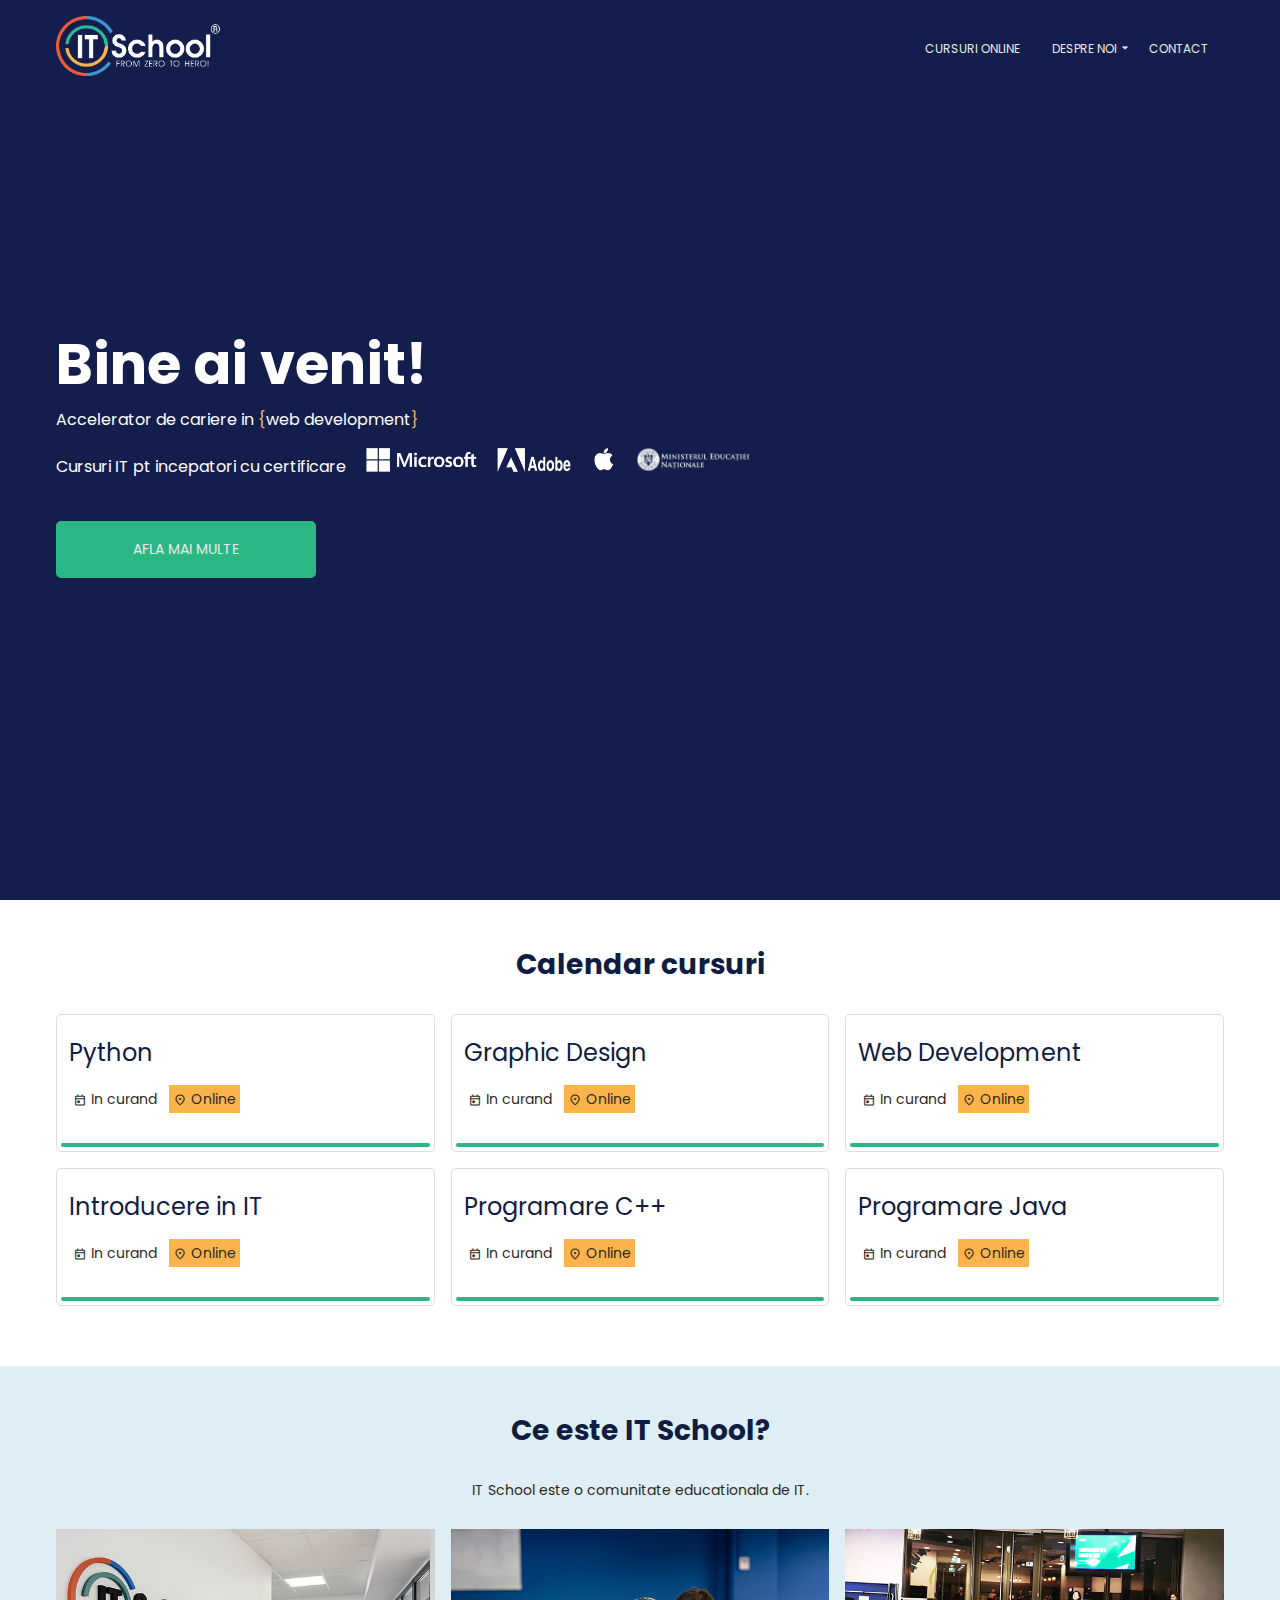
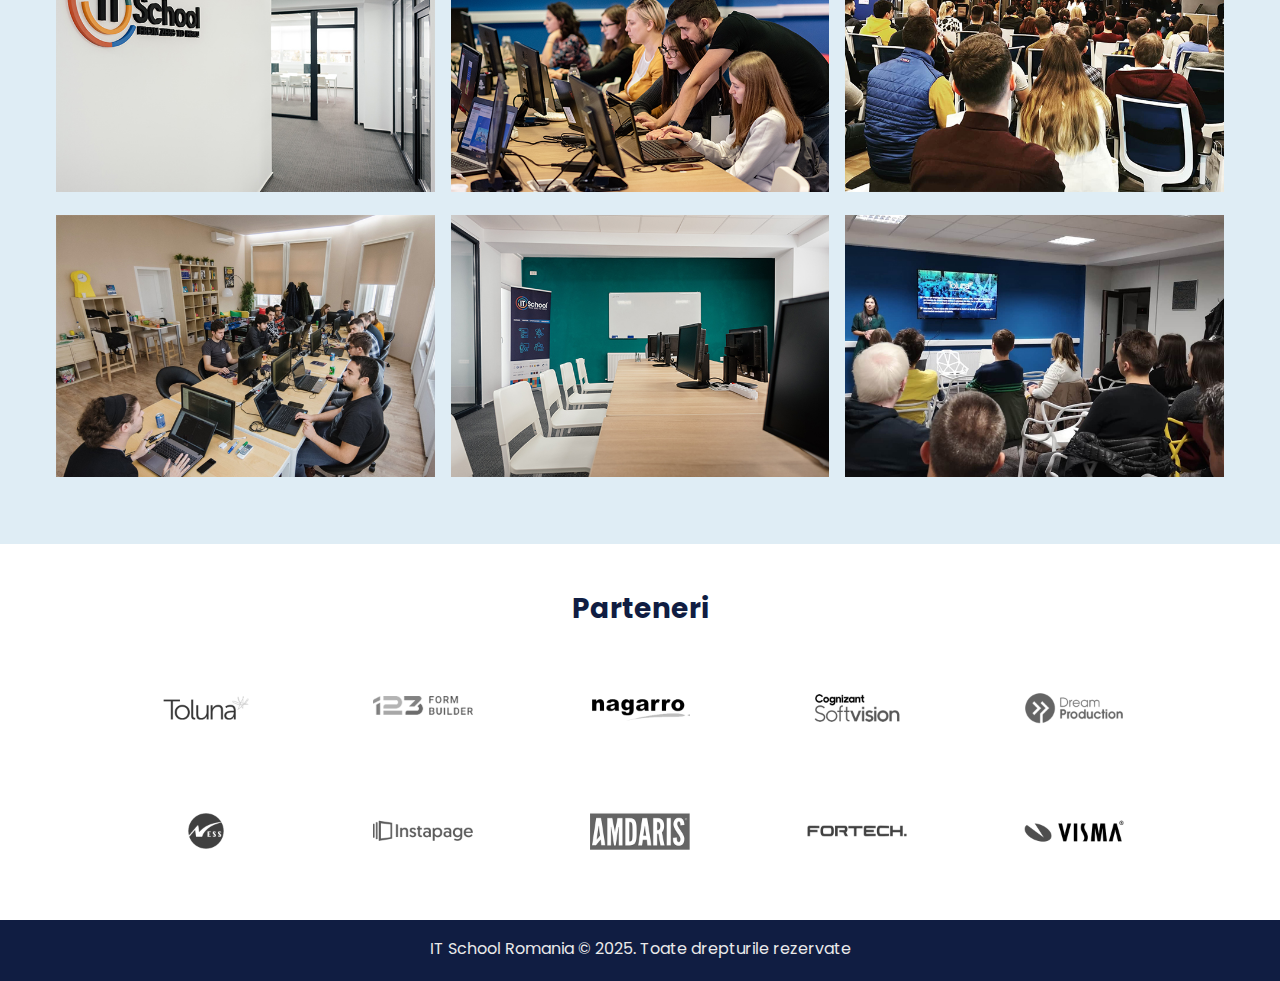
<file: index.html>
<!DOCTYPE html>
<html lang="en">
  <head>
    <meta charset="UTF-8" />
    <meta name="viewport" content="width=device-width, initial-scale=1.0" />
    <title>Clona IT School</title>
    <!-- includem font-urile prima oara -->
  <link rel="preconnect" href="https://fonts.googleapis.com" />
  <link rel="preconnect" href="https://fonts.gstatic.com" crossorigin />
  <link href="https://fonts.googleapis.com/css2?family=Poppins:ital,wght@0,400;0,700;1,400&display=swap" rel="stylesheet"/>
  <!-- pt iconite -->
   <link rel="stylesheet" href="https://fonts.googleapis.com/css2?family=Material+Symbols+Outlined:opsz,wght,FILL,GRAD@24,400,0,0"/>
  <!-- includem css-urile noastre -->
  <link rel="stylesheet" href="css/main.css" />
  <link rel="stylesheet" href="css/home.css" />
  </head>
  <body>
    <nav>
      <div class="container">
        <a href="index.html" class="logo-link">
          <img src="img/itschool-logo.png" alt="itschool logo" />
        </a>
        <div class="menu-icon-container">
          <!-- iconita de meniu + checkboxul sunt pt mobil -->
          <span class="material-symbols-outlined menu-icon"> menu </span>
          <input type="checkbox" />
          <ul>
            <li><a href="pages/courses.html">Cursuri online</a></li>
            <li class="about-us">
              <!-- iconita luata de pe material icons -->
              <a href="pages/about.html">Despre noi
              <span class="material-symbols-outlined arrow-down-icon">arrow_drop_down</span>
              </a>
              <!-- submeniul afisat la hover pe "despre noi" -->
              <div class="submenu">
                <a href="index.html">IT School</a>
                <a href="pages/about.html">Despre noi</a>
              </div>
            </li>
            <li><a href="pages/contact.html"> Contact </a></li>
          </ul>
        </div>
      </div>
    </nav>

    <section class="welcome">
      <div class="container">
        <h1>Bine ai venit!</h1>
        <p>
          Accelerator de cariere in <span>{</span>web development<span>}</span>
        </p>
        <p>
          Cursuri IT pt incepatori cu certificare
          <img src="img/microsoft.png" alt="Microsoft" />
          <img src="img/adobe.png" alt="Adobe" />
          <img src="img/apple.png" alt="Apple" />
          <img src="img/minister.png" alt="Ministerul Educatiei" />
        </p>
        <a href="pages/courses.html">Afla mai multe</a>
      </div>
    </section>

    <section class="courses">
      <!-- putem da mai multe clase unui tag de html, acestea se separa prin spatiu -->
      <div class="container grid">
        <h2>Calendar cursuri</h2>
        <div class="courses-container">
          <!-- fiecare curs are aceeasi structura -->
          <div class="course-wrapper">
            <div class="course">
              <div class="content">
                <h3>Python</h3>
                <div class="badges">
                  <span class="date">
                    <span class="material-symbols-outlined">today</span>
                    <span>In curand</span>
                  </span>
                  <span class="place">
                    <span class="material-symbols-outlined">location_on</span>
                    <span>Online</span>
                  </span>
                </div>
              </div>
              <div class="bar"></div>
            </div>
          </div>

          <div class="course-wrapper">
            <div class="course">
              <div class="content">
                <h3>Graphic Design</h3>
                <div class="badges">
                  <span class="date">
                    <span class="material-symbols-outlined">today</span>
                    <span>In curand</span>
                  </span>
                  <span class="place">
                    <span class="material-symbols-outlined">location_on</span>
                    <span>Online</span>
                  </span>
                </div>
              </div>
              <div class="bar"></div>
            </div>
          </div>

          <div class="course-wrapper">
            <div class="course">
              <div class="content">
                <h3>Web Development</h3>
                <div class="badges">
                  <span class="date">
                    <span class="material-symbols-outlined">today</span>
                    <span>In curand</span>
                  </span>
                  <span class="place">
                    <span class="material-symbols-outlined">location_on</span>
                    <span>Online</span>
                  </span>
                </div>
              </div>
              <div class="bar"></div>
            </div>
          </div>

          <div class="course-wrapper">
            <div class="course">
              <div class="content">
                <h3>Introducere in IT</h3>
                <div class="badges">
                  <span class="date">
                    <span class="material-symbols-outlined">today</span>
                    <span>In curand</span>
                  </span>
                  <span class="place">
                    <span class="material-symbols-outlined">location_on</span>
                    <span>Online</span>
                  </span>
                </div>
              </div>
              <div class="bar"></div>
            </div>
          </div>

          <div class="course-wrapper">
            <div class="course">
              <div class="content">
                <h3>Programare C++</h3>
                <div class="badges">
                  <span class="date">
                    <span class="material-symbols-outlined">today</span>
                    <span>In curand</span>
                  </span>
                  <span class="place">
                    <span class="material-symbols-outlined">location_on</span>
                    <span>Online</span>
                  </span>
                </div>
              </div>
              <div class="bar"></div>
            </div>
          </div>

          <div class="course-wrapper">
            <div class="course">
              <div class="content">
                <h3>Programare Java</h3>
                <div class="badges">
                  <span class="date">
                    <span class="material-symbols-outlined">today</span>
                    <span>In curand</span>
                  </span>
                  <span class="place">
                    <span class="material-symbols-outlined">location_on</span>
                    <span>Online</span>
                  </span>
                </div>
              </div>
              <div class="bar"></div>
            </div>
          </div>
        </div>
      </div>
    </section>

    <section class="who-we-are">
      <div class="container grid">
        <h2>Ce este IT School?</h2>
        <p>IT School este o comunitate educationala de IT.</p>

        <div class="images-container">
          <div class="image-wrapper">
            <img src="img/about-us-1.jpeg" alt="" />
          </div>
          <div class="image-wrapper">
            <img src="img/about-us-2.jpeg" alt="" />
          </div>
          <div class="image-wrapper">
            <img src="img/about-us-3.jpeg" alt="" />
          </div>
          <div class="image-wrapper">
            <img src="img/about-us-4.jpeg" alt="" />
          </div>
          <div class="image-wrapper">
            <img src="img/about-us-5.jpeg" alt="" />
          </div>
          <div class="image-wrapper">
            <img src="img/about-us-6.jpeg" alt="" />
          </div>
        </div>
      </div>
    </section>

    <section class="partners">
      <div class="container">
        <h2>Parteneri</h2>
        <div class="partners-container">
          <div class="image-wrapper">
            <img src="img/toluna.png" alt="" />
          </div>
          <div class="image-wrapper">
            <img src="img/123formbuilder.png" alt="" />
          </div>
          <div class="image-wrapper">
            <img src="img/nagarro.png" alt="" />
          </div>
          <div class="image-wrapper">
            <img src="img/cognizant.png" alt="" />
          </div>
          <div class="image-wrapper">
            <img src="img/dreamproduction.png" alt="" />
          </div>
          <div class="image-wrapper">
            <img src="img/ness.png" alt="" />
          </div>
          <div class="image-wrapper">
            <img src="img/instapage.png" alt="" />
          </div>
          <div class="image-wrapper">
            <img src="img/amdaris.png" alt="" />
          </div>
          <div class="image-wrapper">
            <img src="img/fortech.png" alt="" />
          </div>
          <div class="image-wrapper">
            <img src="img/visma.png" alt="" />
          </div>
        </div>
      </div>
    </section>

    <footer>
      <div class="container">
        <p>IT School Romania © 2025. Toate drepturile rezervate</p>
      </div>
    </footer>
  </body>
</html>
</file>
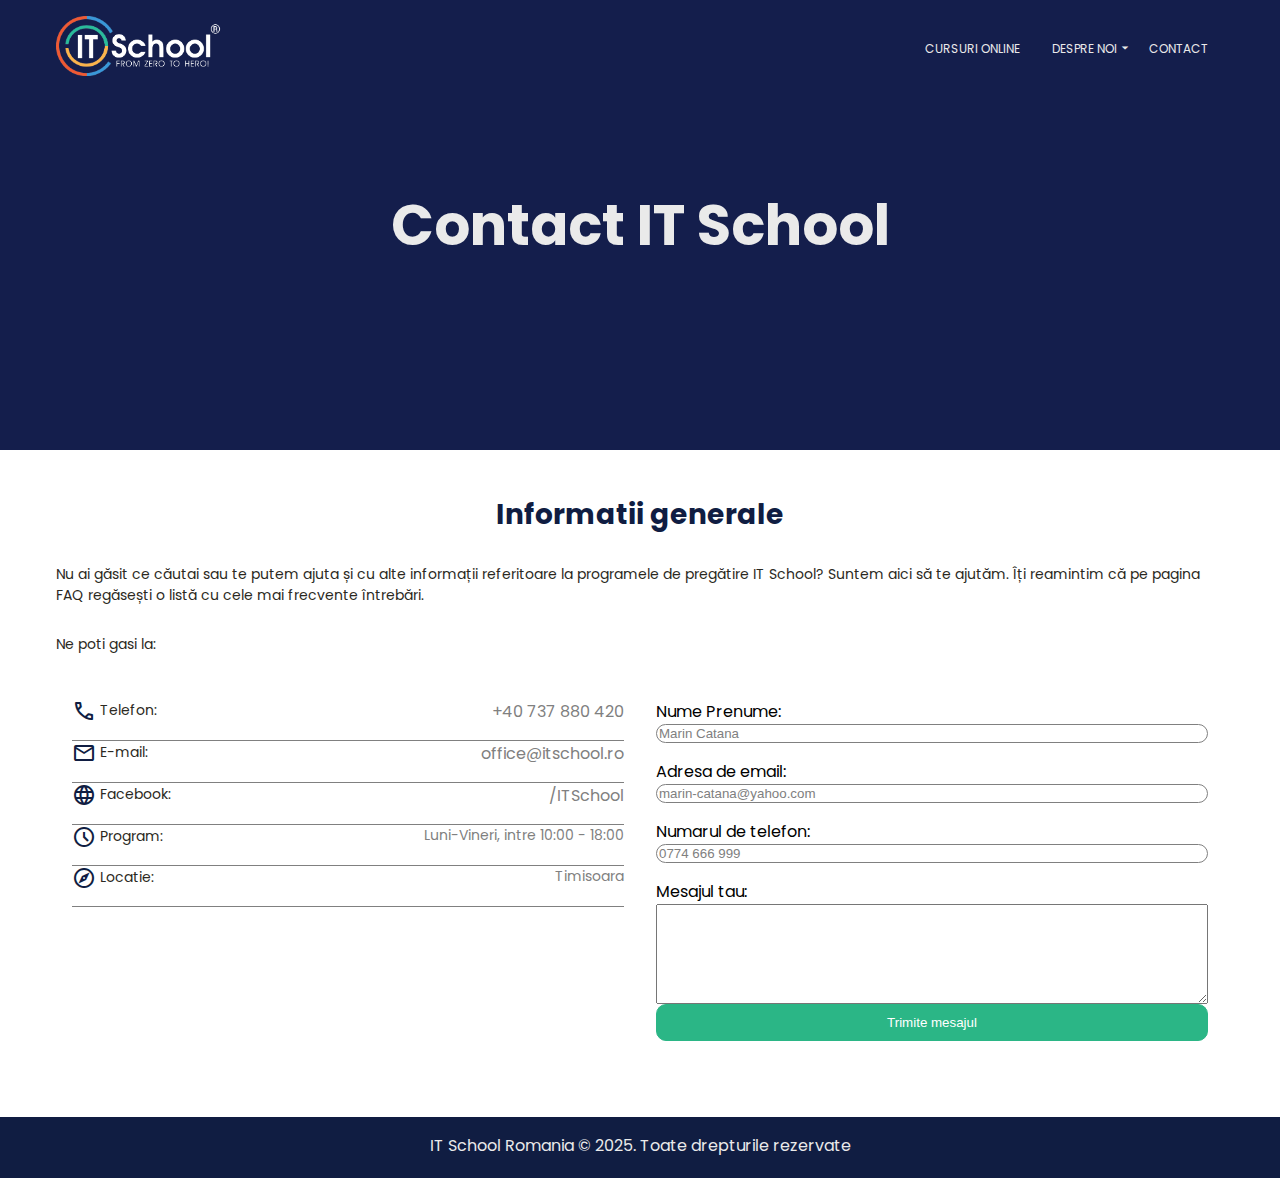
<file: pages/contact.html>
<!DOCTYPE html>
<html lang="en">
<head>
  <meta charset="UTF-8">
  <meta name="viewport" content="width=device-width, initial-scale=1.0">
  <title>Document</title>
  <!-- includem font-urile prima oara -->
  <link rel="preconnect" href="https://fonts.googleapis.com" />
  <link rel="preconnect" href="https://fonts.gstatic.com" crossorigin />
  <link href="https://fonts.googleapis.com/css2?family=Poppins:ital,wght@0,400;0,700;1,400&display=swap" rel="stylesheet"/>
  <!-- pt iconite -->
   <link rel="stylesheet" href="https://fonts.googleapis.com/css2?family=Material+Symbols+Outlined:opsz,wght,FILL,GRAD@24,400,0,0"/>
  <!-- includem css-urile noastre -->
  <link rel="stylesheet" href="../css/main.css" />
  <link rel="stylesheet" href="../css/contact.css" />
</head>
<body>
  <nav>
    <div class="container">
      <a href="../index.html" class="logo-link">
        <img src="../img/itschool-logo.png" alt="itschool logo" />
      </a>
      <div class="menu-icon-container">
        <!-- iconita de meniu + checkboxul sunt pt mobil -->
        <span class="material-symbols-outlined menu-icon"> menu </span>
        <input type="checkbox" />
        <ul>
          <li><a href="../pages/courses.html">Cursuri online</a></li>
          <li class="about-us">
            <!-- iconita luata de pe material icons -->
            <a href="../pages/about.html">Despre noi
            <span class="material-symbols-outlined arrow-down-icon">arrow_drop_down</span>
            </a>
            <!-- submeniul afisat la hover pe "despre noi" -->
            <div class="submenu">
              <a href="../index.html">IT School</a>
              <a href="../pages/about.html">Despre noi</a>
            </div>
          </li>
          <li><a href="../pages/contact.html"> Contact </a></li>
        </ul>
      </div>
    </div>
  </nav>
  
<main>
  <section class="welcome">
    <div class="container">
      <h1>Contact IT School</h1>
    </div>
  </section>

  <section class="contact">
    <div class="container">
      <h2> Informatii generale </h2>
      <p class="paragraf">
      Nu ai găsit ce căutai sau te putem ajuta și cu alte informații referitoare la programele de pregătire IT School? Suntem aici să te ajutăm. Îți reamintim că pe pagina FAQ regăsești o listă cu cele mai frecvente întrebări.
      </p>
      <p class="paragraf"> Ne poti gasi la:
      </p>
      <div class="contact-list">
        <ul>
          <li>
            <p> <span class="material-symbols-outlined">
              call
              </span>
              Telefon: 
            </p>
            <a href="tel:+0040737880420">+40 737 880 420</a>
          </li>
          <li>
            <p>
              <span class="material-symbols-outlined">
                mail
                </span>
                E-mail:
            </p>
            <a href="mailto:office@itschool.ro">office@itschool.ro</a>
          </li>
          <li>
            <p>
              <span class="material-symbols-outlined">
                language
                </span>
                Facebook:
            </p>
            <a href="https://www.facebook.com/itschool.ro/">/ITSchool</a>
          </li>
          <li>
            <p>
              <span class="material-symbols-outlined">
                schedule
                </span>
                Program:
            </p>
            <p class="descriere"> Luni-Vineri, intre 10:00 - 18:00 
            </p>
          </li>
          <li>
            <p>
              <span class="material-symbols-outlined">
                explore
                </span>
                Locatie:
            </p>
            <p class="descriere">
              Timisoara
            </p>
          </li>
        </ul>
        <form class="formular">
          <label for="NP">Nume Prenume:</label>
          <input type="text" placeholder="Marin Catana" id="NP">

          <label for="email">Adresa de email:</label>
          <input type="text" placeholder="marin-catana@yahoo.com" id="email">

          <label for="telefon">Numarul de telefon:</label>
          <input type="text" placeholder="0774 666 999" id="telefon">

          <label for="mesaj">Mesajul tau:</label>
          <textarea id="mesaj"></textarea>
          <input type="submit" value="Trimite mesajul">
        </form>
      </div>

    </div>

  </section>

</main>
<footer>
  <div class="container">
    <p>IT School Romania © 2025. Toate drepturile rezervate</p>
  </div>
</footer>
</body>
</html>
</file>
<file: css/main.css>
/* Adaugam varaibile */
:root {
  --text-primary: #101d42;
  --text-secondary: #fbb44c;
  --text-dark: #2b2922;
  --text-light: #eaeaea;
  --text-white: #ffffff;

  --bg-primary: #141e4c;
  --bg-secondary: #dfedf5;
  --bg-dark: #101d42;
  --bg-light: #ffffff;

  --button-color: #2bb686;

  --fs-large: 1rem;
  --fs-medium: 0.875rem;
  --fs-small: 0.75rem;

  --spacing-xl: 2.625rem;
  --spacing-large: 1.75rem;
  --spacing-medium: 1rem;
  --spacing-small: 0.5rem;
  --spacing-tiny: 0.25rem;

  --mobile-logo-height: 45px;
}

/* Resetam proprietatile default */
* {
  box-sizing: border-box;
}

body,
h1,
h2,
h3,
p {
  margin: 0;
  padding: 0;
}

ul {
  list-style-type: none;
  margin: 0;
  padding: 0;
}

a {
  display: block;
  text-decoration: none;
}

/* Necesar pentru mobil */
input[type="submit"] {
  -webkit-appearance: none;
  -moz-appearance: none;
  appearance: none;
  opacity: 1;
}

/* Adaugam proprietati legate de font */
body {
  font-family: "Poppins", sans-serif;
}

h1 {
  font-size: 3.5rem;
}

h2 {
  font-size: 1.75rem;
}

h3 {
  font-size: 1.5rem;
}

p {
  font-size: var(--fs-medium);
}

/* Adaugam proprietati legate de culori */
h1 {
  color: var(--text-light);
}

h2 {
  color: var(--text-primary);
}

h3 {
  color: var(--text-secondary);
}

p {
  color: var(--text-dark);
}

/* Clase reutilizabile */
.container {
  max-width: 1200px;
  min-width: 320px;

  margin: auto;

  padding: var(--spacing-medium);
}

/* Layout */
body {
  display: flex;
  flex-direction: column;

  min-height: 100vh;
}

main {
  flex-grow: 1;
}

/* Stilizeara nav-ului */
nav {
  position: fixed;
  top: 0;

  width: 100%;

  background-color: var(--bg-primary);

  z-index: 2;
}

nav .container {
  display: flex;
  justify-content: space-between;
  align-items: center;
}

nav .logo-link {
  padding: 0;
}

nav img {
  width: auto;
  height: 60px;
}

/* Meniul si checkbox-ul sunt necesare doar pentru versiunea de mobile. */
nav .menu-icon {
  color: var(--text-light);
  display: none;
}

nav input[type="checkbox"] {
  display: none;
}

nav ul {
  display: flex;
}

nav li {
  position: relative;
}

nav a {
  font-size: var(--fs-small);
  /* Transformam textul sa contina doar majuscule.*/
  text-transform: uppercase;

  color: var(--text-light);

  padding: var(--spacing-medium);
}

nav .arrow-down-icon {
  font-size: var(--fs-large);

  /* Daca nu specificam top, left, right sau bottom, elementul va fi pozitionat automat, iar in acest caz il pozitioneaza fix cum trebuie. */
  position: absolute;
}
/* part2 */
nav a:hover {
  color: var(--text-secondary);
}

nav .submenu {
  /* Initial, submeniul nu este afisat. Afisarea sa se face la hover pe parinte. */
  display: none;

  position: absolute;
  top: calc(100% - var(--spacing-small));
  left: var(--spacing-medium);

  width: 10rem;
  padding: var(--spacing-tiny) 0;

  background-color: var(--bg-dark);

  z-index: 3;
}

nav .submenu a {
  padding: var(--spacing-tiny) var(--spacing-small);
}

/* Atentie la acest selector! display: block se aplica pe elementul cu clasa submenu, doar atunci cand parintele cu clasa about us are hover! */
nav .about-us:hover .submenu {
  display: block;
}

/* Stilizarea pentru mobile */
@media (max-width: 768px) {
  nav img {
    height: var(--mobile-logo-height);
  }

  /* Ascundem link-urile si afisam iconita de meniu, la pachet cu checkbox-ul.
    De asemenea, ascundem submeniul (intrucat am avea nevoie de JS ca sa-l facem pe mobil) si iconita ce indica prezenta lui. */
  nav ul {
    display: none;
  }

  nav .menu-icon {
    display: block;
  }

  nav .arrow-down-icon {
    display: none;
  }

  nav .about-us:hover .submenu {
    display: none;
  }

  nav .menu-icon-container {
    position: relative;
  }

  /* Un nou tip de selector: sleectam input-ul care are ca atribut type="checkbox." */
  nav input[type="checkbox"] {
    /* Pe mobil checkbox-ul trebuie sa fie prezent pe ecran. */
    display: block;

    /* Practic, punem checkbox-ul deasupra iconitei de meniu. */
    position: absolute;
    top: 0;
    left: 0;

    height: 100%;
    width: 100%;

    /* Atentie, opacity 0 doar ascunde vizual elementul, ele inca este prezent pe ecran.*/
    opacity: 0;

    margin: 0;

    /* Schimbam afisajul cursorului mouse-ului. */
    cursor: pointer;
  }

  /* Doua tipuri noi de selector:
    1. input:checked => elementul este stilizat doar daca checkbox-ul se afla in starea checked.
    2. input:checked ~ ul => aplica CSS-ul doar pe FRATII (de acelasi nivel) lui input:checked aflati SUB el ca ordine. Evident, doar fratii care sunt ul. */
  nav input[type="checkbox"]:checked ~ ul {
    display: block;
    width: 100%;

    /* Cand vrem sa ne pozitionam absolut la viewport, folosim position: fixed. Position: absolute s-ar pozitiona fata de primul element relativ, ceea ce nu ne-ar ajuta. */
    position: fixed;
    /* Unde se afiseaza meniul extins pe mobil? Pai imediat sub nav. Cum calculam cat are nav-ul? Dimensiunea logo-ului + padding. */
    top: calc(var(--mobile-logo-height) + 2 * var(--spacing-medium));
    left: 0;

    background-color: var(--bg-dark);
  }
}

/* Footer */
/* Footer */
footer {
  background-color: var(--bg-dark);
}

footer .info-container {
  display: flex;
  justify-content: space-evenly;
  margin-top: calc(var(--spacing-xl) * 2);
  margin-bottom: var(--spacing-xl);
}

footer .column {
  width: 25%;
  padding-left: var(--spacing-small);
}

footer .border {
  border-left: 1px solid #b0b0b0;
}

footer h3 {
  padding-bottom: var(--spacing-small);
  font-family: Montserrat, sans-serif;
}

footer li {
  padding: 0.25rem 0;
  color: var(--text-white);
}

footer img {
  width: auto;
  height: 25px;
  margin-bottom: var(--spacing-tiny);
}

footer p {
  color: var(--text-light);
  text-align: center;
  font-size: var(--fs-tiny);

  padding-bottom: var(--spacing-tiny);
}

/* Mobile footer */
@media (max-width: 768px) {
  footer .info-container {
    display: none;
  }
}
</file>
<file: css/home.css>
/* welcome section */
.welcome {
  height: 100vh;
  background-color: var(--bg-primary);
}

.welcome h1,
.welcome p {
  color: var(--text-white);
}

.welcome p {
  font-size: var(--fs-large);
  margin-bottom: var(--spacing-medium);
}

.welcome p:last-of-type {
  margin-bottom: var(--spacing-xl);
}

.welcome p span {
  color: var(--text-secondary);
}

.welcome img {
  height: 24px;
  width: auto;

  margin-left: var(--spacing-medium);
  top: var(--spacing-tiny);
}

.welcome .container {
  height: 100%;
  display: flex;
  flex-direction: column;
  justify-content: center;
}

.welcome a {
  color: var(--text-light);
  background-color: var(--button-color);

  font-size: var(--fs-medium);
  text-transform: uppercase;
  text-align: center;

  padding: var(--spacing-medium);
  border: 2px solid var(--button-color);
  border-radius: 5px;

  width: 260px;
}

.welcome a:hover {
  background-color: transparent;
}

@media (max-width: 768px) {
  .welcome h1 {
    font-size: 2.5rem;
  }
  /* vrem ca ultimul p sa nu aiba margine */
  .welcome p:last-of-type {
    margin-bottom: 0;
  }

  .welcome img {
    display: block;
    margin-top: var(--spacing-medium);
    margin-left: var(--spacing-small);
  }

  .welcome a {
    /* am ascuns doar pe mobil butonul verde */
    display: none;
  }
  .welcome {
    padding-bottom: 4rem;
  }
}

/* courses section */
.courses h2 {
  margin: var(--spacing-large) 0;
  text-align: center;
}

/* stilizarea se aplcia pe un element care are in acelasi timp clasele container si grid */
.courses .container.grid {
  padding: var(--spacing-medium) var(--spacing-small);
}
.courses .courses-container {
  display: flex;
  flex-wrap: wrap;
  margin-bottom: var(--spacing-large);
}

.courses .course-wrapper {
  width: calc(100% / 3);
  padding-left: var(--spacing-small);
  padding-right: var(--spacing-small);
}

.courses .course {
  width: 100%;
  border: 1px solid #ddd;
  border-radius: 5px;
  padding: var(--spacing-tiny);
}
.courses h3 {
  color: var(--text-primary);
  font-weight: 400;
}

.courses span {
  font-size: var(--fs-medium);
  color: var(--text-dark);
}

.courses .material-symbols-outlined {
  vertical-align: middle;
  /* vertical align middle aliniaza pe verticala elementele inline */
}
.courses .date,
.courses .place {
  padding: var(--spacing-tiny);
}

.courses .place {
  background-color: var(--text-secondary);
  margin-left: var(--spacing-tiny);
}
.courses .course,
.courses h3,
.courses .badges {
  margin-bottom: var(--spacing-medium);
}
.courses .bar {
  height: var(--spacing-tiny);
  background-color: var(--button-color);
  border-radius: 10px;
}

.courses .content {
  padding: var(--spacing-medium) var(--spacing-small);
}
@media (max-width: 992px) {
  .courses .course-wrapper {
    width: 50%;
  }
}

@media (max-width: 488px) {
  .courses .course-wrapper {
    width: 100%;
  }
}

/* @media only screen and (min-width: 488px) and (max-width: 1024px){
 putem selecta de la ce dimensiune pleaca si care e limita maxima
} */

/* who we are section */

.who-we-are {
  background-color: var(--bg-secondary);
}

.who-we-are .container.grid {
  padding: var(--spacing-medium) var(--spacing-small);
}

.who-we-are h2 {
  padding-top: var(--spacing-large);
}

.who-we-are h2,
.who-we-are p {
  margin-bottom: var(--spacing-large);
  text-align: center;
}

.who-we-are .container.grid p {
  margin-right: var(--spacing-small);
  margin-left: var(--spacing-small);
}

.who-we-are .images-container {
  display: flex;
  flex-wrap: wrap;
  margin-bottom: var(--spacing-large);
}

.who-we-are .image-wrapper {
  width: calc(100% / 3);
  padding-right: var(--spacing-small);
  padding-left: var(--spacing-small);
  margin-bottom: var(--spacing-medium);
}

.who-we-are img {
  width: 100%;
  height: auto;
}

@media (max-width: 992px) {
  .who-we-are .image-wrapper {
    width: 50%;
  }
}

@media (max-width: 490px) {
  .who-we-are .image-wrapper {
    width: 100%;
  }
}

/* partners section */
.partners h2 {
  padding-top: var(--spacing-large);
  text-align: center;
}

.partners h2,
.partners .partners-container {
  margin-bottom: var(--spacing-large);
}

.partners .partners-container {
  display: flex;
  flex-wrap: wrap;
  justify-content: space-around;
  margin: 0 var(--spacing-xl);
}

.partners .image-wrapper {
  width: 100px;

  margin-right: var(--spacing-xl);
  margin-left: var(--spacing-xl);
  margin-bottom: var(--spacing-medium);
}

.partners img {
  width: 100%;
  height: auto;
  /* facem pozele gri */
  filter: grayscale(100%);
}

.partners img:hover {
  /* la hover coloram din nou pozele */
  filter: grayscale(0%);
}

@media (max-width: 768px) {
  .partners .partners-container {
    margin: 0 var(--spacing-small);
  }
}

@media (max-width: 512px) {
  .partners .image-wrapper {
    margin-right: var(--spacing-small);
    margin-left: var(--spacing-small);
  }
}
</file>
<file: css/contact.css>
/* welcome section */
.welcome {
    background-color: var(--bg-primary);
    height: 50vh;
  
    display: flex;
    justify-content: center;
    align-items: center;
  }
  
  .welcome h1 {
    text-align: center;
  }
  
 
  .contact h2 {
    text-align: center;
    padding-top: var(--spacing-large);
  }

  .contact h2, .contact .paragraf, .contact .contact-list {
    margin-bottom: var(--spacing-large);
  }

  .contact .contact-list {
    display: flex;
  }
  .contact ul, .contact form {
    display: flex;
    flex-direction: column;
    padding: var(--spacing-medium);
    width: 50%;
  }
  .contact li {
    display: flex;
    justify-content: space-between;
    border-bottom: 1px solid gray;
    padding-bottom: var(--spacing-medium);
  }
  .contact textarea {
    height: 100px;
  }

  .contact .material-symbols-outlined {
    vertical-align: middle;
    color: var(--text-primary);
  }
  .contact a:hover {
    color: var(--text-primary);
  }
  .contact a, .contact .descriere, .contact input::placeholder {
    color: gray;
  }
  .contact input {
    border: 1px solid gray;
    border-radius: 10px;
    margin-bottom: var(--spacing-medium);
  }
  .contact input[type="submit"] {
    text-align: center;
    color: var(--text-white);
    background-color: var(--button-color);
    border: 1px solid var(--button-color);
    border-radius: 10px;
    padding: 10px;
  }
  @media (max-width: 768px) {
    .contact .contact-list {
      flex-direction: column;
    }
  }
</file>
